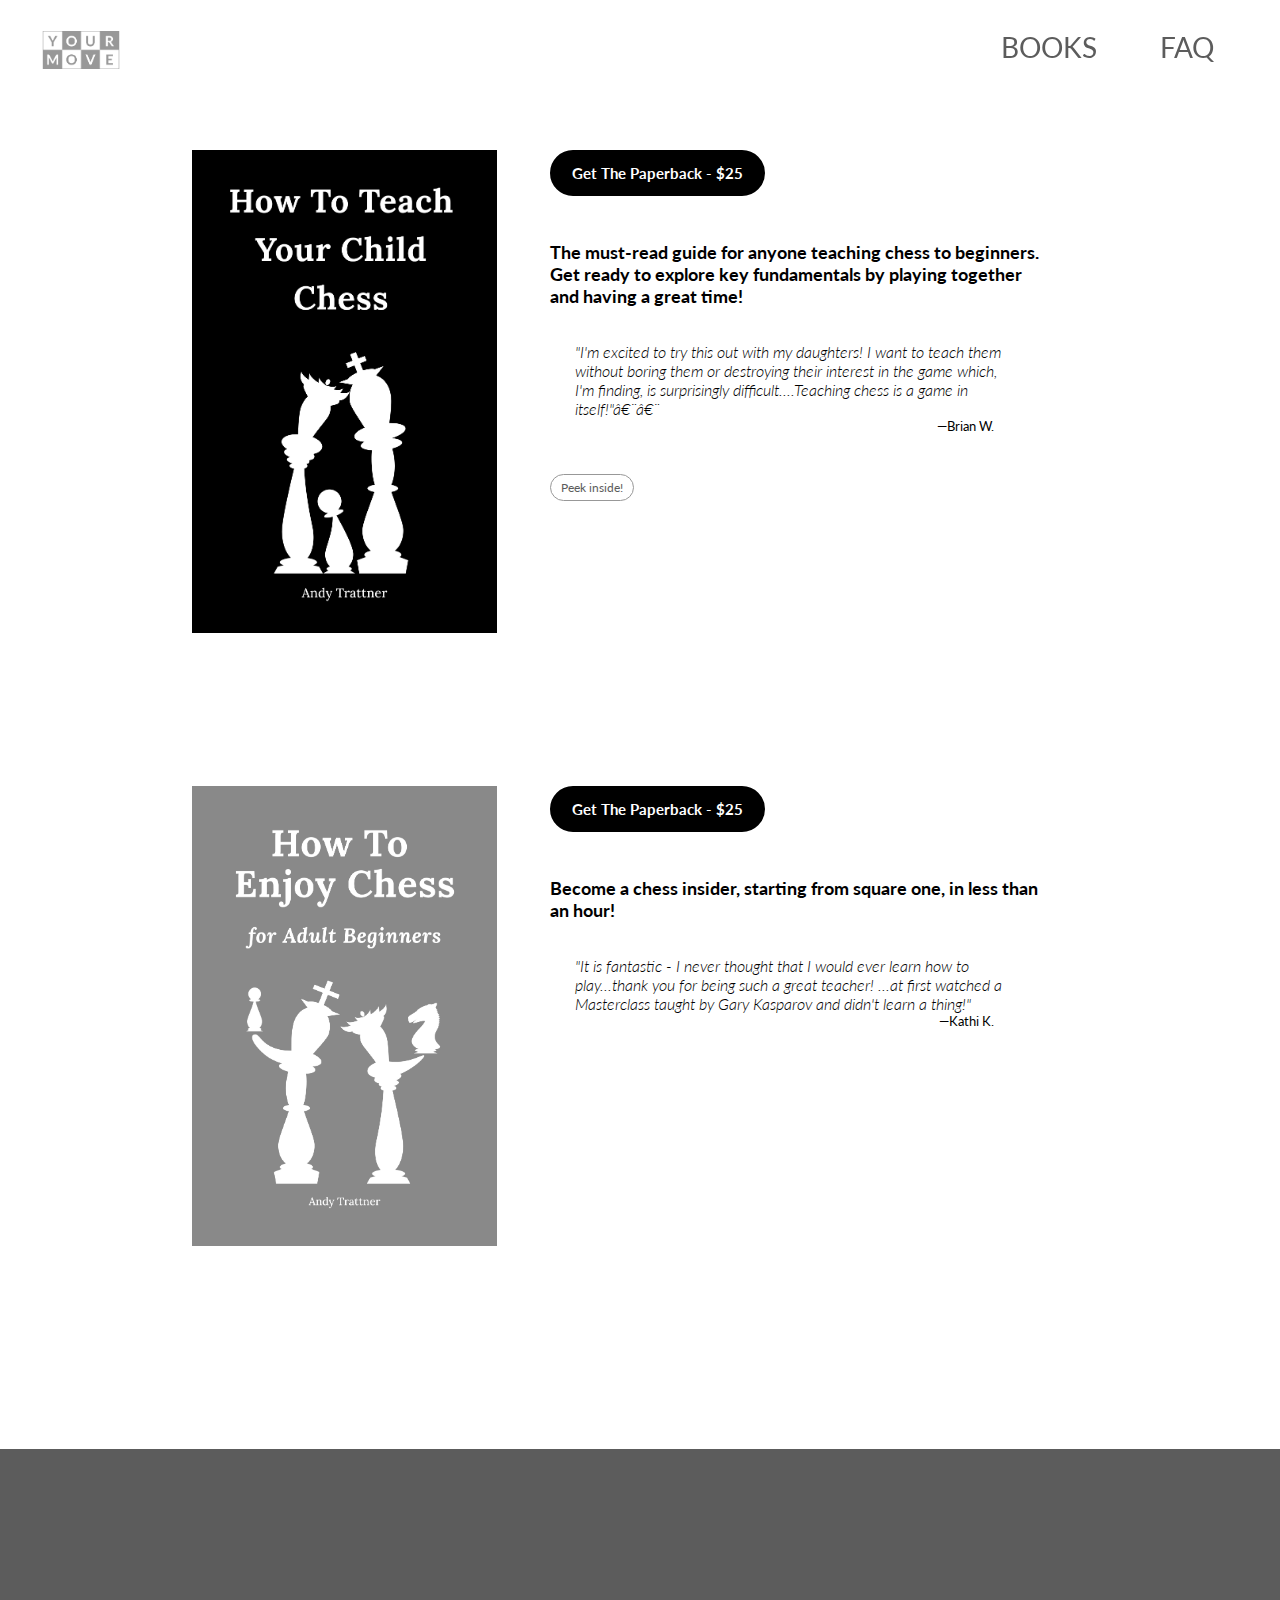
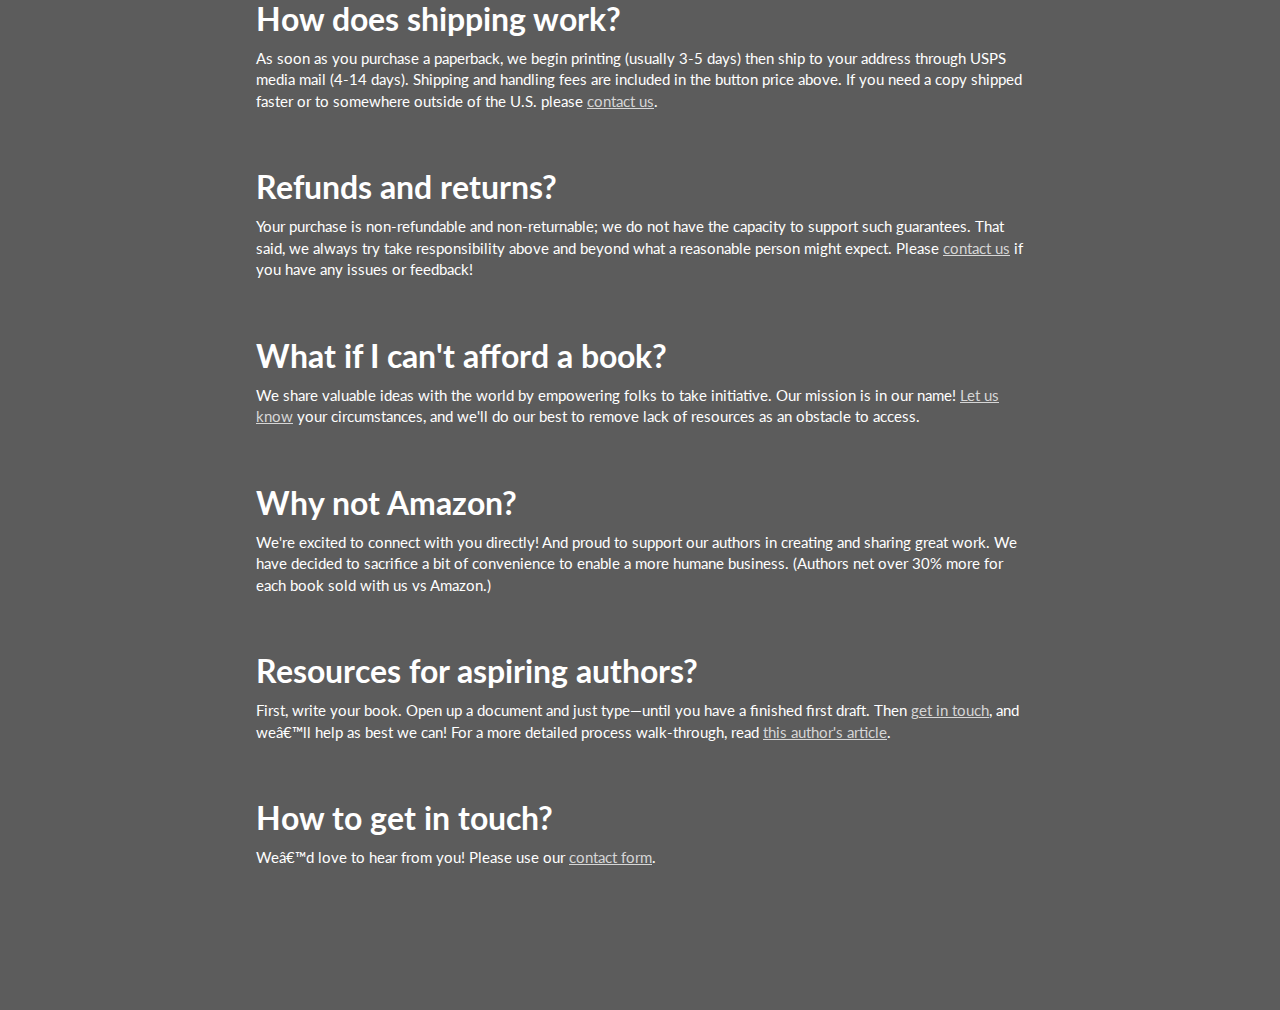
<file: index.html>
<!DOCTYPE html>
<html>
  <head>
    <title> Your Move Publishing </title>
    <link rel="shortcut icon" type="image/png" href="favicon-small.png"/>
    <link rel="preconnect" href="https://fonts.gstatic.com">
    <!--<link href="https://fonts.googleapis.com/css2?family=Lato&display=swap" rel="stylesheet">-->
    <link href="https://fonts.googleapis.com/css2?family=Lato:wght@300&display=swap" rel="stylesheet">
    <link rel="stylesheet" href="style.css">
    <meta charset="UTF - 8">
  </head>

  <body>
    <header class="header-wrapper">
      <div class="sticky-header">
        <img class="nav-logo" src="logo-pawns-white.png"/>
        <div id="nav-links">
          <a href="#book-section">BOOKS</a>
          <a href="#faq-section">FAQ</a>
        </div>
      </div>
    </header>
    <section id="book-section">
      <div class="book-wrapper" id="teach-chess">
        <div class="cover-img-wrapper">
          <img class="cover-img" src="teach-front-cover.png"/>
        </div>
        <div class="sale-text-wrapper">
          <div class="weak-button-wrapper-mobile">
            <a href="preview-teach-chess.pdf" target="_blank"><div class="weak-button preview"></div></a>
          </div>
          <div id="buy-teach-book" class="cta-button" onclick="goToStripe('buy-teach-book','buy-teach-redirecting','teach-book')">Paperback</div>
          <div id="buy-teach-redirecting" class="cta-replace">Loading Checkout</div>
          <!--<p class="sale-description">Coach Andy shares hard-earned stories and essential lessons to make chess easy, intuitive, and educational for beginners of all ages. A must-read guide for anyone teaching chess.
          </p>-->
          <p class="sale-description">The must-read guide for anyone teaching chess to beginners. Get ready to explore key fundamentals by playing together and having a great time!</p>
          <p class="sale-quote">"I'm excited to try this out with my daughters! I want to teach them without boring them or destroying their interest in the game which, I'm finding, is surprisingly difficult....Teaching chess is a game in itself!"  </p>
          <p class="sale-quote-person">&mdash;Brian W.</p>
          <div class="weak-button-wrapper">
            <a href="preview-teach-chess.pdf" target="_blank"><div class="weak-button preview"></div></a>
            <!--<a href="https://andytrattner.com/about" target="_blank"><div class="weak-button">about the author</div></a>-->
          </div>
        </div>
      </div>
      <div class="book-wrapper scroll-pad" id="enjoy-chess">
        <div class="cover-img-wrapper">
          <img class="cover-img" src="enjoy-front-cover.jpg"/>
        </div>
        <div class="sale-text-wrapper">
          <div id="buy-teach-book" class="cta-button" onclick="goToStripe('buy-teach-book','buy-teach-redirecting','enjoy-book')">Paperback</div>
          <div id="buy-teach-redirecting" class="cta-replace">Loading Checkout</div>
          <p class="sale-description">Become a chess insider, starting from square one, in less than an hour!
          </p>
          <p class="sale-quote">"It is fantastic - I never thought that I would ever learn how to play...thank you for being such a great teacher! ...at first watched a Masterclass taught by Gary Kasparov and didn't learn a thing!" </p>
          <p class="sale-quote-person">&mdash;Kathi K.</p>
          <!--<p class="preorder-description">The comprehensive guide </p>-->
        </div>
      </div>
    </section>

    <section id="faq-section">
      <div class="faq-wrapper">

        <div class="faq-question" id="shipping-faq">
          How does shipping work?
        </div>
        <div class="faq-answer">
          As soon as you purchase a paperback, we begin printing (usually 3-5 days) then ship to your address through USPS media mail (4-14 days). Shipping and handling fees are included in the button price above. If you need a copy shipped faster or to somewhere outside of the U.S. please <a href="https://forms.gle/uiZzaK7pykMyoiSo6" target="_blank">contact us</a>. <!--You may also <a href="https://app.thebookpatch.com/BookStore/how-to-teach-your-child-chess/c11bf876-36df-4b89-991b-10fc4a54e7ed">purchase directly from the Book Patch bookstore</a>, our print-on-demand partner. They have more shipping options including priority mail and other countries.-->
        </div>

        <div class="faq-question">
          Refunds and returns?
        </div>
        <div class="faq-answer">
          Your purchase is non-refundable and non-returnable; we do not have the capacity to support such guarantees. That said, we always try take responsibility above and beyond what a reasonable person might expect. Please <a href="https://forms.gle/uiZzaK7pykMyoiSo6" target="_blank">contact us</a> if you have any issues or feedback!
        </div>

        <div class="faq-question">
          What if I can't afford a book?
        </div>
        <div class="faq-answer">
          We share valuable ideas with the world by empowering folks to take initiative. Our mission is in our name! <a href="https://forms.gle/uiZzaK7pykMyoiSo6" target="_blank">Let us know</a> your circumstances, and we'll do our best to remove lack of resources as an obstacle to access.
        </div>

        <div class="faq-question">
          Why not Amazon?
        </div>
        <div class="faq-answer">
          We're excited to connect with you directly! And proud to support our authors in creating and sharing great work. We have decided to sacrifice a bit of convenience to enable a more humane business. (Authors net over 30% more for each book sold with us vs Amazon.)
          <!--We are a small company, dedicated to our customers and authors. We're excited to connect with you directly. We're proud to help our authors create and share great work. Because Amazon puts up a barrier between us and takes away profits, we have decided to sacrifice convenience to enable a more humane, personal, and caring business. Thanks for your support, and do <a href="/">let us know your feedback</a> if you <i>need</i> a book to be on Amazon. (Our authors net over 30% more per book with us vs Amazon.)-->
        </div>

        <div class="faq-question">
          Resources for aspiring authors?
        </div>
        <div class="faq-answer">
          First, write your book. Open up a document and just type&mdash;until you have a finished first draft. Then <a href="https://forms.gle/uiZzaK7pykMyoiSo6" target="_blank">get in touch</a>, and we’ll help as best we can! For a more detailed process walk-through, read <a href="https://andytrattner.com/book-journey.html" target="_blank">this author's article</a>.
        </div>

        <div class="faq-question">
          How to get in touch?
        </div>
        <div class="faq-answer">
          We’d love to hear from you! Please use our <a href="https://forms.gle/uiZzaK7pykMyoiSo6" target="_blank">contact form</a>.
        </div>
        <br>

      </div>
    </section>

    <script src="https://ajax.googleapis.com/ajax/libs/jquery/3.5.1/jquery.min.js"></script>
    <script src="https://js.stripe.com/v3/"></script>
    <script src="code.js"></script>

  </body>
</html>
</file>
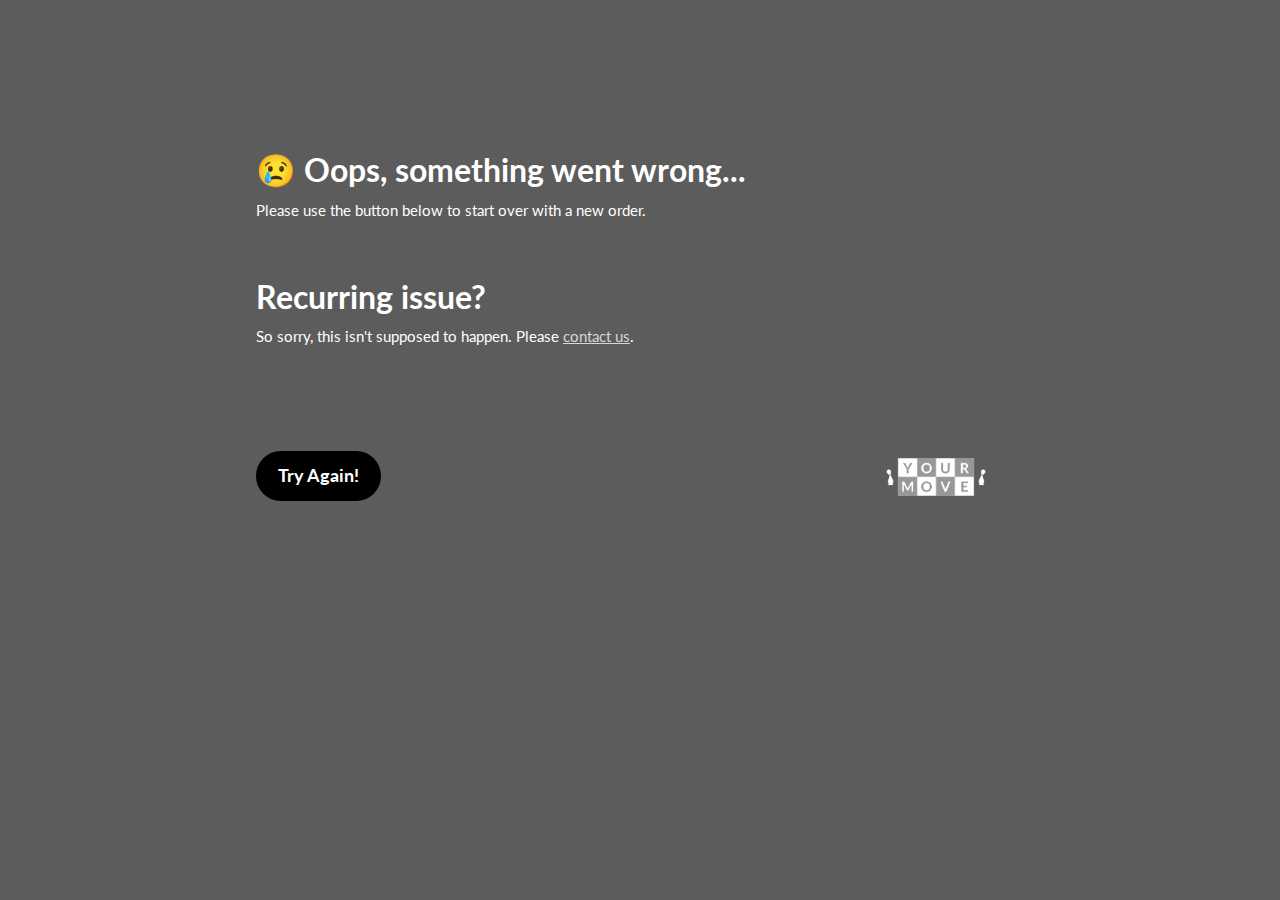
<file: failure.html>
<!DOCTYPE html>
<html id="success-page">
  <head>
    <title> Your Move Publishing - Purchase Failed </title>
    <link rel="shortcut icon" type="image/png" href="favicon-small.png"/>
    <link rel="preconnect" href="https://fonts.gstatic.com">
    <!--<link href="https://fonts.googleapis.com/css2?family=Lato&display=swap" rel="stylesheet">-->
    <link href="https://fonts.googleapis.com/css2?family=Lato:wght@300&display=swap" rel="stylesheet">
    <link rel="stylesheet" href="style.css">
    <meta charset="UTF - 8">
  </head>

  <body>
    <section id="faq-section">
      <div class="faq-wrapper">
        <div class="faq-question">
          &#128546; Oops, something went wrong...
        </div>
        <div class="faq-answer">
          Please use the button below to start over with a new order.
        </div>
        <div class="faq-question">
          Recurring issue?
        </div>
        <div class="faq-answer">
          So sorry, this isn't supposed to happen. Please <a href="https://forms.gle/uiZzaK7pykMyoiSo6" target="_blank">contact us</a>.
        </div>
        <div class="faq-question">
          <br>
        </div>
        <div class="faq-answer">
          <div id="success-back" class="cta-button" onclick="redirectDots('success-back','success-redirecting')">Try Again!</div>
          <div id="success-redirecting" class="cta-replace">Redirecting</div>
          <div class="success-logo-wrapper">
            <img id="success-logo" class="nav-logo" src="logo-pawns-white.png"/>
          </div>
        </div>



      </div>
    </section>

    <script src="https://ajax.googleapis.com/ajax/libs/jquery/3.5.1/jquery.min.js"></script>
    <script src="https://js.stripe.com/v3/"></script>
    <script src="code.js"></script>

  </body>
</html>
</file>
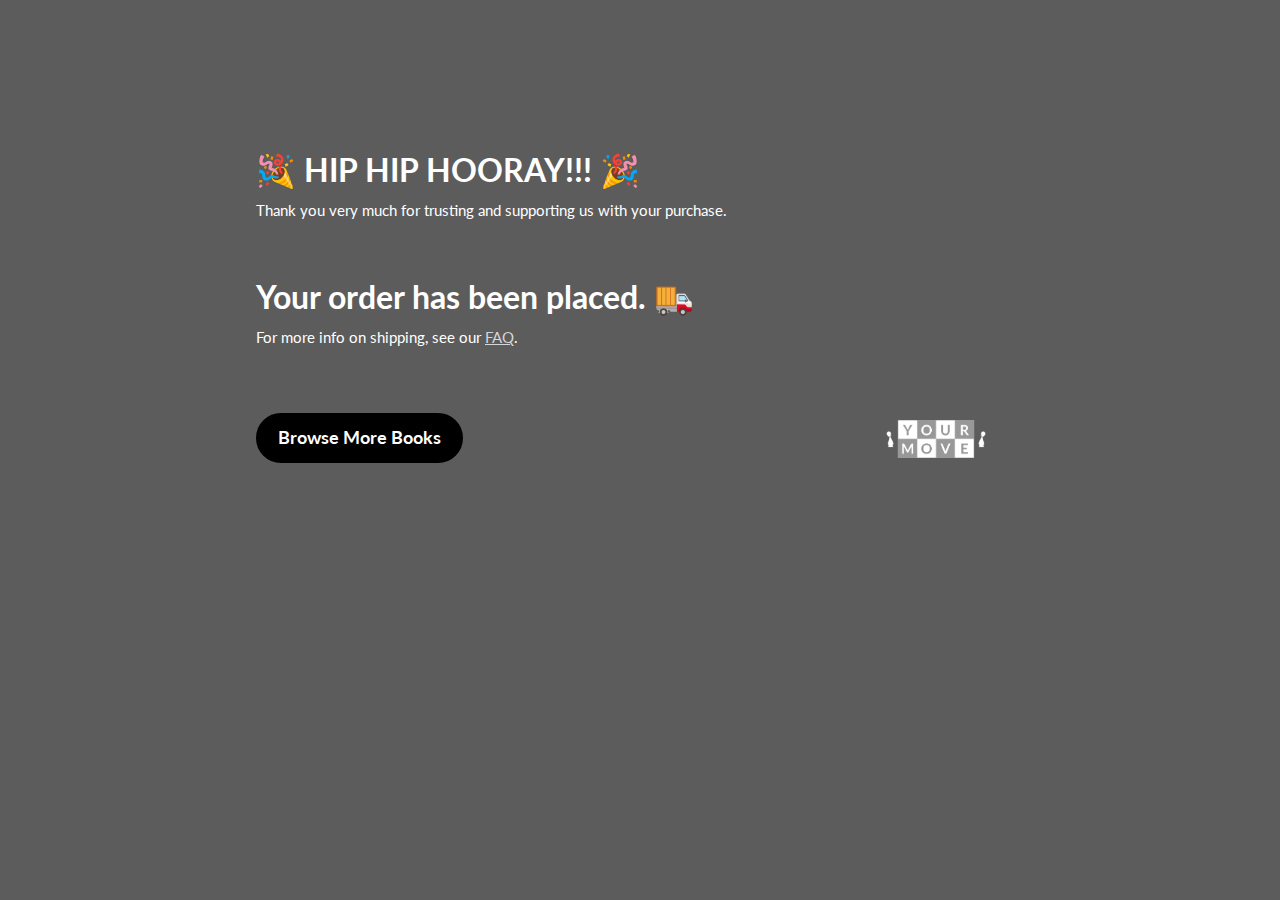
<file: success.html>
<!DOCTYPE html>
<html id="success-page">
  <head>
    <title> Your Move Publishing - Purchase Complete </title>
    <link rel="shortcut icon" type="image/png" href="favicon-small.png"/>
    <link rel="preconnect" href="https://fonts.gstatic.com">
    <link href="https://fonts.googleapis.com/css2?family=Lato:wght@300&display=swap" rel="stylesheet">
    <link rel="stylesheet" href="style.css">
    <meta charset="UTF - 8">
  </head>

  <body>
    <section id="faq-section">
      <div class="faq-wrapper">
        <div class="faq-question">
          <span class="flip blink1">&#127881;</span><span class="flip blink2">&#129395;</span> HIP HIP HOORAY!!! <span class="blink1">&#127881;</span><span class="blink2">&#129395;</span>
        </div>
        <div class="faq-answer">
          Thank you very much for trusting and supporting us with your purchase.
        </div>

        <div class="faq-question">
          Your order has been placed. <span class="flip"  id="success-truck">&#128666;</span>
        </div>
        <div class="faq-answer">
          For more info on shipping, see our <a target="_blank" href="index.html#faq-section">FAQ</a>.
        </div>

        <div class="faq-question">
        </div>
        <div class="faq-answer">
          <div id="success-back" class="cta-button" onclick="redirectDots('success-back','success-redirecting')">Browse More Books</div>
          <div id="success-redirecting" class="cta-replace">Redirecting</div>
          <div class="success-logo-wrapper">
            <img id="success-logo" class="nav-logo" src="logo-pawns-white.png"/>
          </div>
        </div>
      </div>
    </section>

    <script src="https://ajax.googleapis.com/ajax/libs/jquery/3.5.1/jquery.min.js"></script>
    <script src="https://js.stripe.com/v3/"></script>
    <script src="code.js"></script>

  </body>
</html>
</file>
<file: style.css>
:root {
  --theme-grey: #989898;
  --theme-dark: #5c5c5c;
  --theme-light: #d6d6d6;
}

html,
body {
  margin: 0;
  padding: 0;
  font-family: 'Lato', sans-serif;
  scroll-behavior: smooth;
  background: var(--theme-dark);
  font-size: 1vw;
}

/* #success-page {
  background: var(--theme-dark);
} */

p {
  margin: 0;
}

#book-section{
  padding-top:100px;
  padding-bottom:100px;
  background: #fff;
  float: left;
  overflow-x: hidden;
}

#faq-section{
  background: var(--theme-dark);
  padding-top:100px;
  color: #fff;
  float: left;
  width: 100%;
}

#faq-section a{
  text-decoration: underline;
  color: var(--theme-light);
  transition: 0.2s;
}

#faq-section a:hover{
  text-decoration: underline;
  color: #fff;
}

.book-wrapper{
  width: 70%;
  margin-left: 15%;
  margin-right: 15%;
  padding-top: 50px;
  padding-bottom: 100px;
  float: left;
  display: block;
}

#teach-chess {
  padding-bottom: 25px;
}

#enjoy-chess{
  padding-top: 0px;
}

#enjoy-chess:before {
  padding-top: 125px;
  display: block;
  content: '';
  pointer-events: none;
  visibility: none;
}

.cover-img-wrapper{
  display: inline-block;
  width: 40%;
  float: left;
}

.sale-text-wrapper{
  display: inline-block;
  width: 55%;
}

.cover-img{
  display: inline-block;
  width: 85%;
}

.cover-hover{
  display: inline-block;
  width: 85%;
  display: none;
  cursor: pointer;
}

.cta-button{
  display: inline-block;
  border: 2px solid black;
  padding: 12px;
  padding-left:20px;
  padding-right:20px;
  border-radius: 2em;
  transition: 0.2s;
  font-size: 1.15em;
  font-weight: bold;
  margin-bottom: 25px;
  background-color: black;
  color: #fff;
}

.cta-replace{
  border: 2px solid transparent;
  padding: 12px;
  padding-left:20px;
  padding-right:20px;
  border-radius: 2em;
  transition: 0.2s;
  font-size: 1.15em;
  font-weight: bold;
  margin-bottom: 25px;
  display: none;
  color: var(--theme-grey);
}

#buy-teach-book::before{
  content:"Get The "
}

#buy-teach-book::after{
  content: " - $25"
}

#buy-teach-book:hover::before{
  content:"Order "
}

#buy-teach-book:hover::after{
  content: " Now!"
}

#preorder-enjoy-book::after{
  content: " - $20"
}

#preorder-enjoy-book:hover::after{
  content: " Now!"
}


.cta-button:hover{
  cursor: pointer;
  border-radius:0.6em;
  padding-left:25px;
  padding-right:25px;
  color: black;
  background-color: white;
}

/*
.cta-button:hover::after{
  content:"!!!"
}
*/

.weak-button{
  display: inline-block;
  border: 1px solid var(--theme-grey);
  color: var(--theme-dark);
  padding: 6px;
  padding-left: 10px;
  padding-right: 10px;
  margin-right:10px;
  border-radius: 2em;
  transition: 0.2s;
  font-size: 0.9em;
  margin-bottom: 20px;
}

.weak-button:hover{
  cursor: pointer;
  border-radius: 0.6em;
  border: 1px solid black;
  color: black;
}

.weak-button-wrapper-mobile {
  display: none;
}

.preview::before {
  content: "Peek inside!";
}

.preview:hover::before {
  content: "Preview PDF";
}

.weak-button-wrapper{
  padding-top: 15px;
}

.sale-description{
  font-size: 1.4em;
  padding-bottom: 30px;
  padding-top: 20px;
  font-weight: bold;
}

.sale-quote{
  /*font-family: 'Kalam', cursive;*/
  font-style: italic;
  font-size: 1.25em;
  font-weight: 300;
  padding-top: 5px;
  padding-left: 5%;
  padding-right: 5%;
}

.sale-quote-person{
  font-size: 1em;
  padding-bottom: 25px;
  text-align: right;
  padding-right: 10%;
}


.preorder-description{
  font-size: 1.25em;
  font-weight: 300;
  padding-top: 5px;
  padding-left: 5%;
  padding-right: 5%;
}

.faq-wrapper{
  width: 60%;
  margin-left:20%;
  margin-right:20%;
  padding-top: 40px;
  padding-bottom: 80px;
}

.faq-question{
  font-size: 2.5em;
  font-weight: bold;
  padding-top: 10px;
}

.faq-answer{
  font-size: 1.2em;
  padding-bottom: 45px;
  padding-top: 10px;
  line-height: 1.4em;
}

.nav-logo{
  width: 100px;
  padding-top: 30.8px;
  padding-left: 30.8px;
}

#nav-links{
  position: fixed;
  right:36px;
  top: 36px;
}

.header-wrapper {
  width: 100%;
  height: 100px;
  background: #fff;
  z-index: 999;
  position: fixed;
  top: 0;
  left: 0;
  color: var(--theme-dark);
}

.sticky-header {
  -webkit-transition: 0.5s;
  -moz-transition: 0.5s;
  -o-transition: 0.5s;
  position: static;
  /*top: -100px;*/
  height: 100px;
}

.sticky-header a{
  font-size: 28px;
  position: relative;
  bottom: 6px;
  margin-left:30px;
  margin-right:30px;
  text-decoration: none;
  color: var(--theme-dark);
  transition: 500ms;
  border-bottom: 1px solid transparent;
}

.sticky-header a:hover{
  border-color: var(--theme-dark);
}

.sticky-header.sticky a{
  color: #fff;
}
.sticky-header.sticky a:hover{
  border-color: #fff;
}

.sticky-header.sticky {
  background: var(--theme-dark);
  position: fixed;
  top: 0;
  left: 0;
  width: 100%;
  z-index: 999px;
  box-shadow: 0px 0px 6px 0px rgba(0, 0, 0, 0.5);
  color: #fff;
}


#success-back{
  margin-bottom: 0;
}

#success-redirecting{
  margin-bottom: 0;
}

#success-logo {
  padding: 0;
  padding-top: 7px;
}

.success-logo-wrapper {
  display: inline-block;
  text-align: right;
  float: right;
  padding-right: 5%;
  bottom: 25px;
}

.flip {
  display: inline-block;
  -moz-transform: scale(-1, 1);
  -webkit-transform: scale(-1, 1);
  -o-transform: scale(-1, 1);
  -ms-transform: scale(-1, 1);
  transform: scale(-1, 1);
}

.blink2 {
  display: none;
}

#success-truck {
}

#success-plane {
  display: none;
  float: right;
  text-align: right;
  margin-right: 10%;
}

#code {
  display: none;
}

#success-countdown {
}


@media only screen
and (max-device-width : 568px) { /* small iPhone */
  html,
  body {
    font-size: 2.2vw;
  }

  .header-wrapper {
    height: 150px;
  }

  .sticky-header {
    height: 150px;
  }

  .sticky-header a{
    font-size: 48px;
    margin-left: 55px;
  }

  .nav-logo{
    width: 150px;
    padding-top: 43px;
    padding-left: 43px;
  }

  #nav-links{
    position: fixed;
    right:43px;
    top: 46px;
  }

  #book-section{
    padding-top: 150px;
    padding-bottom: 150px;
  }
  .book-wrapper{
    width: 90%;
    margin-left: 5%;
    margin-right: 5%;
    padding-top: 135px;
    text-align: center;
  }

  .cover-img-wrapper{
    display: block;
    width: 86%;
    margin-left: 7%;
  }

  .sale-text-wrapper{
    display: inline-block;
    width: 92%;
  }

  .sale-description{
    padding-bottom: 70px;
    padding-top: 50px;
    font-size: 1.95em;
  }

  .sale-quote{
    padding-top: 15px;
    font-size: 1.45em;
  }

  .sale-quote-person{
    padding-bottom: 65px;
    text-align: center;
    padding-top: 15px;
    padding-right: 0;
    font-size: 1.05em;
  }

  .weak-button-wrapper-mobile {
    display: block;
  }

  .weak-button-wrapper{
    display: none;
  }

  .cta-button{
    font-size: 2.15em;
    margin-top: 55px;
    padding: 20px;
    padding-left:35px;
    padding-right:35px;
  }
  .weak-button{
    font-size: 0.7em;
    width: 210px;
  }


  .faq-wrapper{
    width: 82%;
    margin-left:9%;
    margin-right:9%;
    padding-top: 150px;
    padding-bottom: 150px;
  }

  .faq-question{
    font-size: 2.8em;
  }

  .faq-answer{
    font-size: 1.05em;
    padding-bottom: 75px;
    padding-top: 20px;
    line-height: 1.5em;
  }
}

@media only screen
and (min-device-width : 568px)
and (max-device-width : 767px) { /* bigger phone */
  html,
  body {
    font-size: 2.2vw;
  }

  .book-wrapper{
    width: 90%;
    margin-left: 5%;
    margin-right: 5%;
    text-align: center;
  }

  .cover-img-wrapper{
    display: block;
    width: 76%;
    margin-left: 12%;
  }

  .sale-text-wrapper{
    display: inline-block;
    width: 80%;
  }

  .sale-description{
    padding-bottom: 60px;
    padding-top: 40px;
    font-size: 1.8em;
  }

  .sale-quote{
    padding-top: 0;
    font-size: 1.35em;
  }

  .sale-quote-person{
    padding-bottom: 45px;
    text-align: center;
    padding-top: 15px;
    padding-right: 0;
    font-size: 1.05em;
  }

  .weak-button-wrapper-mobile {
    display: block;
  }

  .weak-button-wrapper{
    display: none;
  }

  .cta-button{
    font-size: 1.75em;
    margin-top: 25px;
    padding: 20px;
    padding-left:25px;
    padding-right:25px;
  }
  .weak-button{
    font-size: 0.9em;
    width: 120px;
  }


  .faq-wrapper{
    width: 84%;
    margin-left:8%;
    margin-right:8%;
    padding-top: 90px;
    padding-bottom: 120px;
  }

  .faq-question{
  }

  .faq-answer{
    font-size: 1.1em;
    padding-bottom: 75px;
    line-height: 1.5em;
  }
}

@media only screen
and (min-device-width : 768px)
and (max-device-width : 1024px)  { /* iPad */
  html,
  body {
    font-size: 1.25vw;
  }

  .book-wrapper{
    width: 86%;
    margin-left: 7%;
    margin-right: 7%;
  }

}


@media only screen
and (min-device-width : 1400px)
and (max-device-width : 1900px)  { /* oversize width */

  .sale-description{
    padding-bottom: 40px;
    padding-top: 30px;
  }

  .sale-quote{
    padding-top: 10px;
  }

  .sale-quote-person{
    padding-bottom: 30px;
  }

}


@media only screen
and (min-device-width : 1900px)
and (max-device-width : 2500px)  { /* oversize width */

  .sale-description{
    padding-bottom: 50px;
    padding-top: 40px;
  }

  .sale-quote{
    padding-top: 15px;
  }

  .sale-quote-person{
    padding-bottom: 45px;
  }

}


@media only screen
and (min-device-width : 2500px)  { /* oversize width */

  .sale-description{
    padding-bottom: 70px;
    padding-top: 50px;
  }

  .sale-quote{
    padding-top: 25px;
  }

  .sale-quote-person{
    padding-bottom: 65px;
  }

}
</file>
